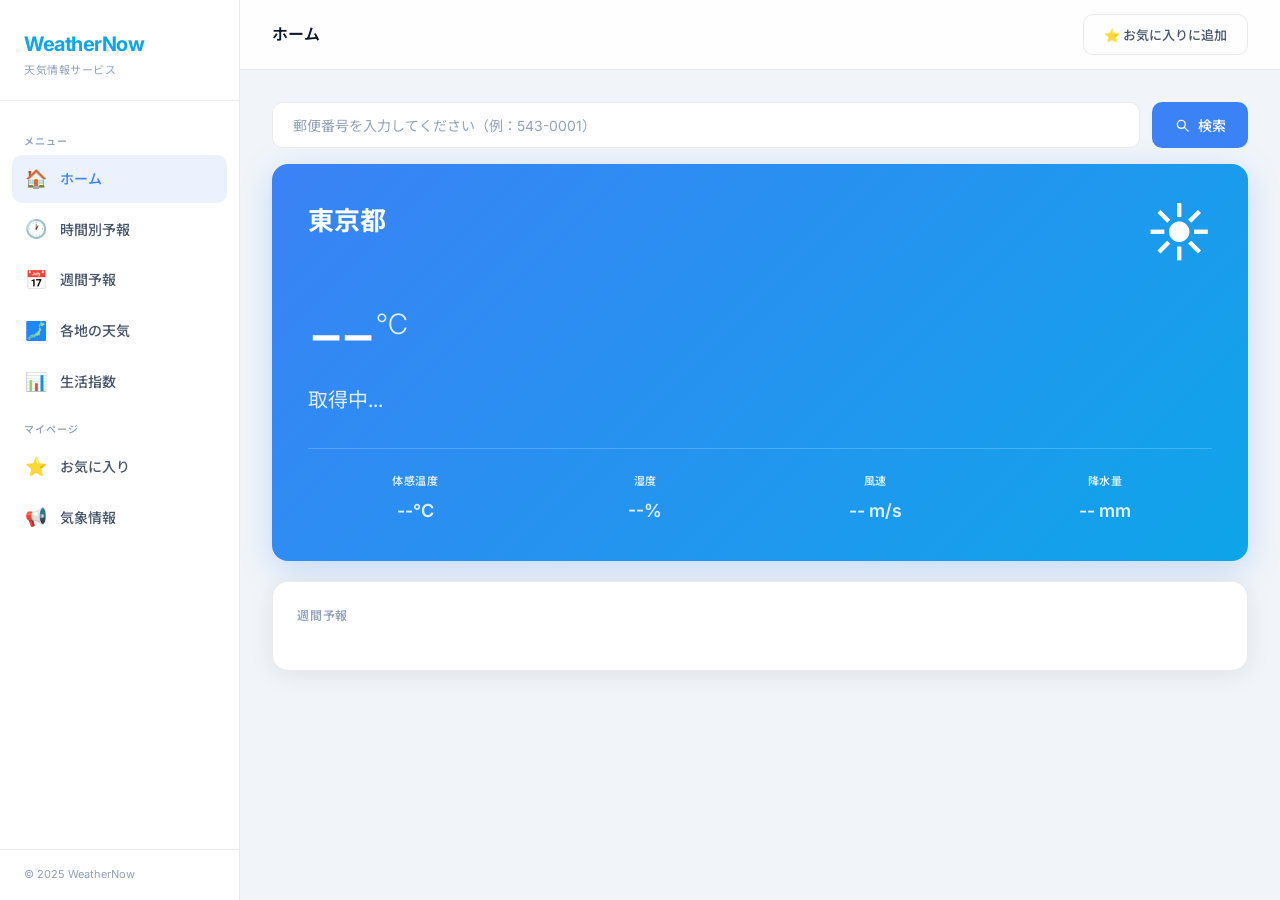
<file: index.html>
<!DOCTYPE html>
<html>
<head>
  <meta charset="utf-8">
  <meta http-equiv="refresh" content="0; url=weather-app_完成版/index.html">
  <title>天気アプリ</title>
</head>
<body>
  <script>window.location.href = "weather-app_完成版/index.html";</script>
</body>
</html>
</file>
